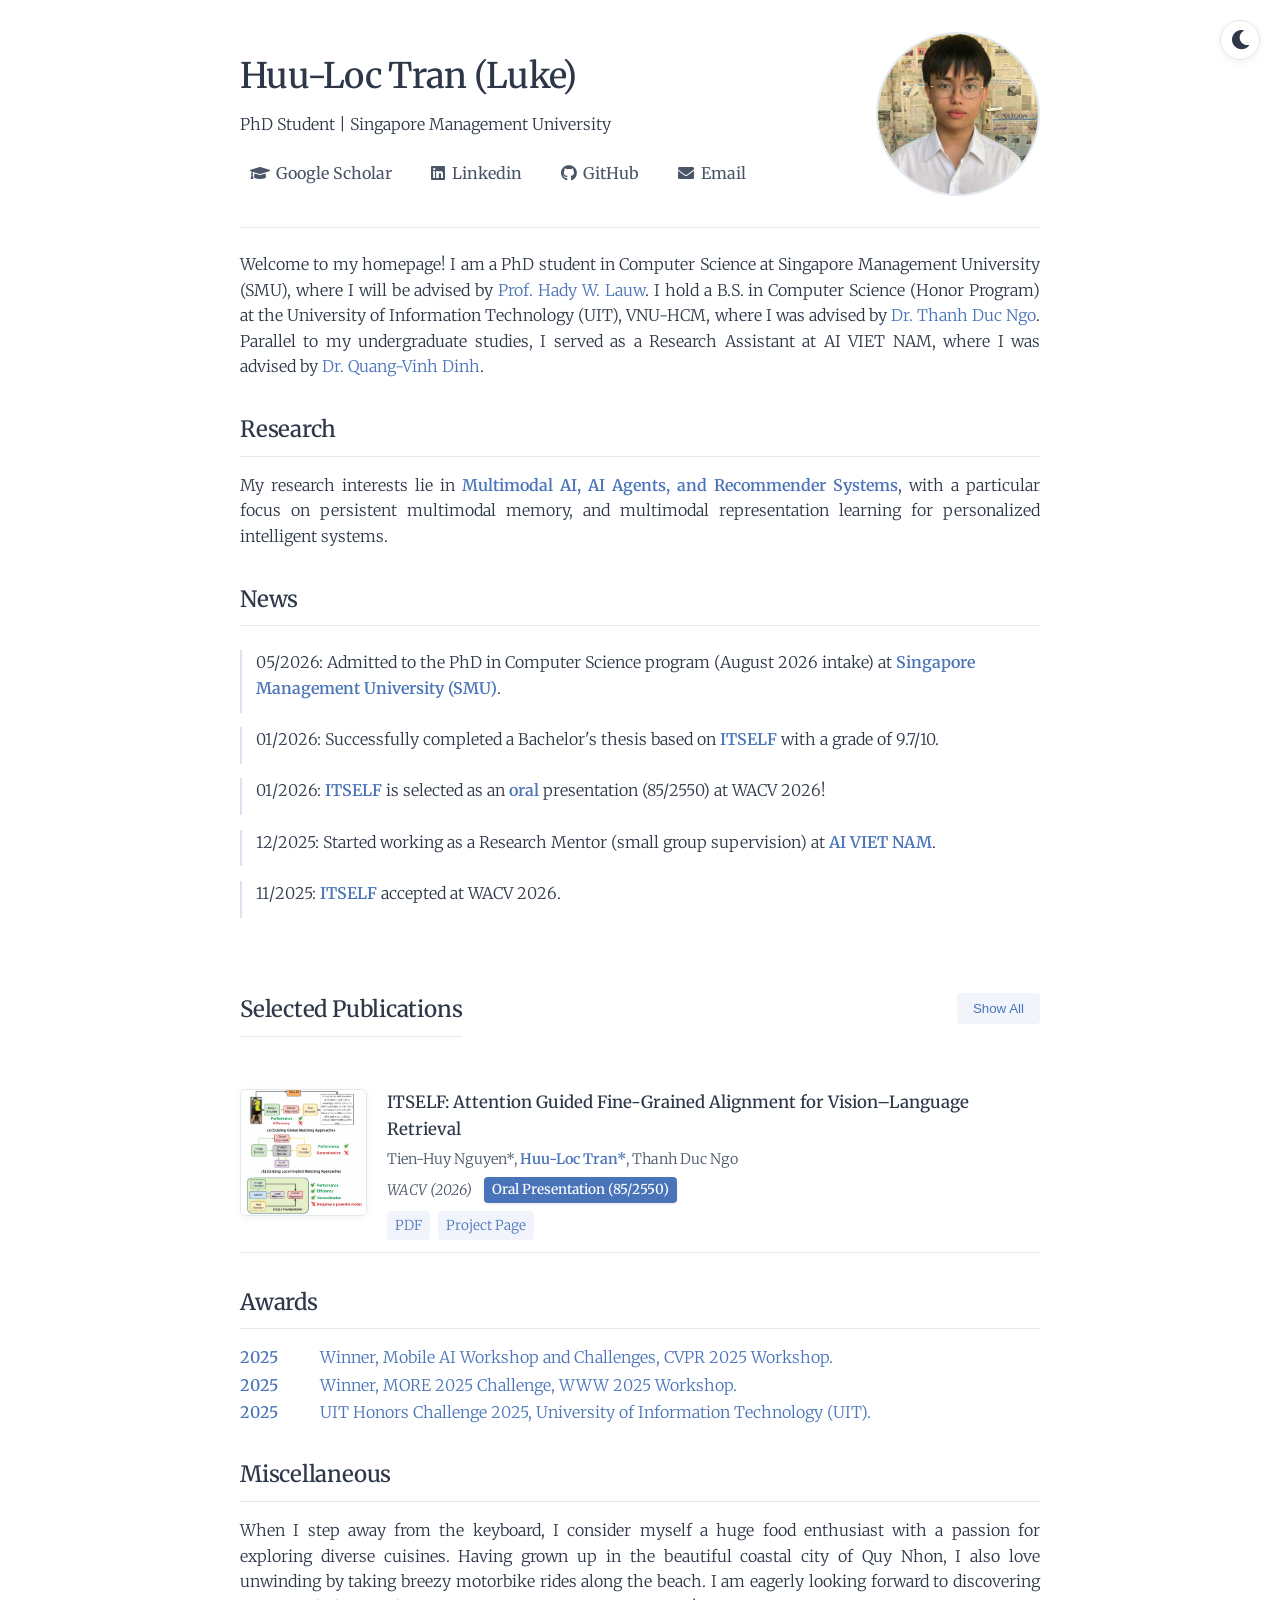
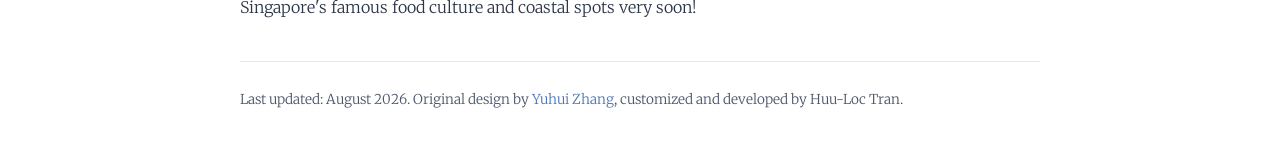
<file: index.html>
<!DOCTYPE html>
<html lang="en">
<head>
    <meta charset="UTF-8">
    <meta name="viewport" content="width=device-width, initial-scale=1.0">
    <meta name="description" content="Huu-Loc Tran is a PhD student at Preferred.AI, Singapore Management University">
    <meta name="keywords" content="Huu-Loc Tran, PhD Student, Preferred.AI, Singapore Management University">
    <meta property="og:title" content="Huu-Loc Tran - PhD Student in CS | SMU">
    <meta property="og:description" content="Research in Multimodal AI, AI Agents, and Recommender Systems.">
    <meta property="og:type" content="website">
    <meta property="og:url" content="https://trhuuloc.github.io/">
    <meta property="og:image" content="images/avatar.png">
    <meta name="twitter:card" content="summary_large_image">
    <title>Huu-Loc Tran</title>
    <link rel="stylesheet" href="https://fonts.googleapis.com/css2?family=Merriweather:wght@300;400;500;600&display=swap">
    <link rel="stylesheet" href="https://cdnjs.cloudflare.com/ajax/libs/font-awesome/5.15.3/css/all.min.css">
    <link rel="stylesheet" href="styles.css">
</head>
<body id="top">
    <header>
        <button id="theme-toggle" class="theme-toggle" aria-label="Dark/Light mode">
            <i class="fas fa-moon"></i>
        </button>

        <div class="header-content">
            <h1>Huu-Loc Tran (Luke)</h1>
            <p>PhD Student | Singapore Management University</p>
            <div class="social-links-header">
                <a href="https://scholar.google.com/citations?user=1xlRrhMAAAAJ&hl=en"><i class="fas fa-graduation-cap"></i>Google Scholar</a>
                <a href="https://www.linkedin.com/in/huuloctran310504/"><i class="fab fa-linkedin"></i>Linkedin</a>
                <a href="https://github.com/trhuuloc"><i class="fab fa-github"></i>GitHub</a>
                <a href="mailto:tranhuuloc.2026@phdcs.smu.edu.sg"><i class="fas fa-envelope"></i>Email</a>
            </div>
        </div>
        <div class="header-image">
            <img src="images/avatar.png" alt="Profile Photo">
        </div>
    </header>

    <main>
        <section id="about">
            <p>Welcome to my homepage! I am a PhD student in Computer Science at Singapore Management University (SMU), where I will be advised by <a href="https://www.hadylauw.com/">Prof. Hady W. Lauw</a>. 
            I hold a B.S. in Computer Science (Honor Program) at the University of Information Technology (UIT), VNU-HCM, where I was advised by <a href="https://scholar.google.com/citations?user=I8bNZakAAAAJ&hl=en" target="_blank">Dr. Thanh Duc Ngo</a>.
            Parallel to my undergraduate studies, I served as a Research Assistant at AI VIET NAM, where I was advised by <a href="https://dblp.org/pid/142/0382.html" target="_blank">Dr. Quang-Vinh Dinh</a>.</p>
        </section>

        <section id="research">
            <h2>Research</h2>
            <p>My research interests lie in <strong>Multimodal AI, AI Agents, and Recommender Systems</strong>, with a particular focus on persistent multimodal memory, and multimodal representation learning for personalized intelligent systems.</p>
        </section>

        <section id="news">
            <h2>News</h2>
            <div class="news-container">
                <ul class="news-list">
                    <li>05/2026: Admitted to the PhD in Computer Science program (August 2026 intake) at 
                    <a href="https://computing.smu.edu.sg/" target="_blank"><strong>Singapore Management University (SMU)</strong></a>.
</li>
                    <li>01/2026: Successfully completed a Bachelor's thesis based on <a href="https://trhuuloc.github.io/itself/" target="_blank"><strong>ITSELF</strong></a> with a grade of 9.7/10.</li>
                    <li>01/2026: 
            <a href="https://trhuuloc.github.io/itself/" target="_blank"><strong>ITSELF</strong></a>
            is selected as an <strong>oral</strong> presentation (85/2550) at WACV 2026!</li>
                    <li>12/2025: Started working as a Research Mentor (small group supervision) at 
            <a href="https://aivietnam.edu.vn" target="_blank"><strong>AI VIET NAM</strong></a>.</li>
                    <li>11/2025: 
            <a href="https://trhuuloc.github.io/itself/" target="_blank"><strong>ITSELF</strong></a>
            accepted at 
            WACV 2026.</li>
                </ul>
            </div>
        </section>

        <section id="publications">
            <div class="publications-header">
                <h2 id="toggle-header">Selected Publications</h2>
                <button id="toggle-publications" class="toggle-publications">Show All</button>
            </div>
            <div id="publications-container">
                <!-- Publications will be dynamically loaded here -->
            </div>
        </section>

        <section id="awards">
            <h2>Awards</h2>
            <div class="award-item">
                <span class="award-year">2025</span>
                <div class="award-desc"><a href="https://drive.google.com/file/d/19hTdWNAH4dVKUDY9wJYpgDqfza1dKWHK/view" target="_blank">Winner, Mobile AI Workshop and Challenges, CVPR 2025 Workshop.</a></div>
            </div>
            <div class="award-item">
                <span class="award-year">2025</span>
                <div class="award-desc">
                    <a href="https://drive.google.com/file/d/1sqyE0CYbR0Nd1kVwwsLZq1gSE_M-_HAL/view?usp=sharing" target="_blank">Winner, MORE 2025 Challenge, WWW 2025 Workshop.</a>
                </div>
            </div>
            <div class="award-item">
                <span class="award-year">2025</span>
                <div class="award-desc">
                    <a href="https://oep.uit.edu.vn/vi/hb-ket-qua-du-kien-cua-gt-sinh-vien-tai-nang-cham-toi-dinh-cao-dot-01-nam-2025" target="_blank">UIT Honors Challenge 2025, University of Information Technology (UIT).</a>
                </div>
            </div>
        </section>

        <!-- <section id="services">
            <h2>Services</h2>
            <div class="service-category">
                <div class="service-title">Reviewer</div>
                <p>[Conference 1 YYYY], [Conference 2 YYYY], [Conference 3 YYYY], [Conference 4 YYYY], [Journal 1 YYYY], [Journal 2 YYYY]</p>
            </div>

            <div class="service-category">
                <div class="service-title">Teaching Assistant</div>
                <p><a href="#">[Course Code 1]</a>, <a href="#">[Course Code 2]</a></p>
            </div>

            <div class="service-category">
                <div class="service-title">Volunteer</div>
                <p>[Role 1], [Role 2], [Role 3]</p>
            </div>
        </section> -->

        <section id="miscellaneous">
            <h2>Miscellaneous</h2>
            <div class="misc-item">
                <p>When I step away from the keyboard, I consider myself a huge food enthusiast with a passion for exploring diverse cuisines. Having grown up in the beautiful coastal city of Quy Nhon, I also love unwinding by taking breezy motorbike rides along the beach. I am eagerly looking forward to discovering Singapore's famous food culture and coastal spots very soon!</p>
            </div>
        </section>
    </main>

    <footer>
        <p>Last updated: August 2026. Original design by <a href="https://cs.stanford.edu/~yuhuiz/">Yuhui Zhang</a>, customized and developed by Huu-Loc Tran.</p>
    </footer>

    <div id="imageModal" class="modal">
        <span class="modal-close" onclick="closeModal()">&times;</span>
        <img class="modal-content" id="modalImage">
    </div>
    <script src="scripts.js"></script>
</body>
</html>
</file>
<file: styles.css>
:root {
  --bg-color: #fff;
  --text-color: #2d3748;
  --text-secondary: #4a5568;
  --accent-color: #4a74b9;
  --accent-hover: #3a5c9e;
  --border-color: #e2e8f0;
  --shadow-color: rgba(0,0,0,0.05);
  --animation-offset: 3px;
  --transition-time: 0.3s;
}

[data-theme="dark"] {
  --bg-color: #1a202c;
  --text-color: #f7fafc;
  --text-secondary: #a0aec0;
  --accent-color: #63b3ed;
  --accent-hover: #90cdf4;
  --border-color: #2d3748;
  --shadow-color: rgba(0, 0, 0, 0.3);
}

.theme-toggle {
    position: absolute;
    top: 20px;
    right: 20px;
    background: var(--bg-color);
    border: 1px solid var(--border-color);
    color: var(--text-color);
    font-size: 1.2rem;
    cursor: pointer;
    transition: all var(--transition-time);
    display: flex;
    align-items: center;
    justify-content: center;
    width: 40px; 
    height: 40px;
    border-radius: 50%;
    box-shadow: 0 2px 10px var(--shadow-color); 
}


.theme-toggle:hover {
    color: var(--accent-color);
    border-color: var(--accent-color);
    transform: translateY(calc(var(--animation-offset) * -1));
}


body {
  font-family: 'Merriweather', Georgia, 'Times New Roman', serif;
  line-height: 1.6;
  max-width: 800px;
  margin: 0 auto;
  padding: 1.5rem;
  color: var(--text-color);
  background-color: var(--bg-color);
  font-weight: 300;
}

header {
  margin-bottom: 1.5rem;
  border-bottom: 1px solid var(--border-color);
  padding-bottom: 1rem;
  display: flex;
  align-items: center;
  justify-content: space-between;
}

.header-content {
  flex: 1;
}

.header-image img {
  width: 160px;
  height: 160px;
  object-fit: cover;
  border-radius: 50%;
  border: 2px solid var(--border-color);
  transition: transform var(--transition-time) ease, box-shadow var(--transition-time) ease;
}

.header-image img:hover {
  transform: scale(1.02);
  box-shadow: 0 5px 15px var(--shadow-color);
}

h1 {
  font-size: 2.2rem;
  font-weight: 500;
  margin-bottom: 0.25rem;
  letter-spacing: -0.02em;
}

h2 {
  font-size: 1.4rem;
  font-weight: 500;
  margin: 1.75rem 0 1rem;
  padding-bottom: 0.5rem;
  border-bottom: 1px solid var(--border-color);
  letter-spacing: -0.01em;
}

/* Navigation */
nav {
  margin-top: 1.5rem;
}

nav ul {
  list-style: none;
  padding: 0;
  display: flex;
  flex-wrap: wrap;
  gap: 1.25rem;
}

nav a, .social-links-header a {
  text-decoration: none;
  color: var(--text-secondary);
  transition: all var(--transition-time) ease;
  font-weight: 400;
  padding: 0.3rem 0.6rem;
  border-radius: 4px;
}

nav a:hover, .social-links-header a:hover {
  color: var(--accent-color);
  background-color: rgba(74, 116, 185, 0.08);
  transform: translateX(var(--animation-offset));
}

.social-links-header {
  display: flex;
  gap: 1.25rem;
  margin: 1.2rem 0;
}

.social-links-header a i {
  margin-right: 0.4rem;
}

/* Unified animation for elements (not sections) */
.publication-item, .award-item, .service-category, .misc-item, .news-list li {
  transition: transform var(--transition-time) ease;
}

.publication-item:hover, .award-item:hover, 
.service-category:hover, .misc-item:hover, .news-list li:hover {
  transform: translateX(var(--animation-offset));
}

/* Section animation */
@keyframes fadeIn {
  from {
    opacity: 0;
    transform: translateX(var(--animation-offset));
  }
  to {
    opacity: 1;
    transform: translateX(0);
  }
}

section {
  margin-bottom: 2rem;
  scroll-margin-top: 1rem;
  animation: fadeIn 0.8s ease-out;
  width: 100%;
}

/* Publication styles */
.publications-header {
  display: flex;
  justify-content: space-between;
  align-items: center;
  margin-bottom: 1.5rem;
}

.toggle-publications {
  background-color: rgba(74, 116, 185, 0.08);
  color: var(--accent-color);
  border: none;
  padding: 0.5rem 1rem;
  border-radius: 4px;
  cursor: pointer;
  font-weight: 500;
  transition: all var(--transition-time) ease;
}

.toggle-publications:hover {
  background-color: var(--accent-color);
  color: white;
}

.publication-item {
  margin-bottom: 1.5rem;
  padding: 0.75rem 0;
  border-bottom: 1px solid var(--border-color);
  display: flex;
  gap: 1.25rem;
}

.pub-thumbnail {
  width: 125px;
  height: 125px;
  flex-shrink: 0;
  border: 1px solid var(--border-color);
  overflow: hidden;
  cursor: pointer;
  position: relative;
  border-radius: 6px;
  box-shadow: 0 2px 8px var(--shadow-color);
}

.pub-thumbnail img {
  width: 100%;
  height: 100%;
  object-fit: cover;
  transition: transform var(--transition-time) ease;
}

.pub-thumbnail:hover img {
  transform: scale(1.08);
}

.pub-content {
  flex: 1;
}

.pub-title {
  font-weight: 500;
  margin-bottom: 0.4rem;
  font-size: 1.05rem;
}

.pub-authors {
  font-size: 0.9rem;
  margin-bottom: 0.4rem;
  color: var(--text-secondary);
  line-height: 1.5;
}

.highlight-name {
  font-weight: 600;
  color: var(--accent-color);
}

.pub-venue-container {
  display: flex;
  flex-wrap: wrap;
  align-items: center;
  gap: 0.75rem;
  margin-bottom: 0.5rem;
}

.pub-venue {
  font-size: 0.9rem;
  font-style: italic;
  color: var(--text-secondary);
}

.pub-award {
  font-size: 0.85rem;
  font-weight: 500;
  color: #fff;
  background-color: var(--accent-color);
  padding: 0.15rem 0.5rem;
  border-radius: 4px;
  display: inline-block;
  box-shadow: 0 1px 3px rgba(0,0,0,0.1);
  white-space: nowrap;
  animation: pulse 2s infinite;
}

@keyframes pulse {
  0% {
    box-shadow: 0 0 0 0 rgba(74, 116, 185, 0.4);
  }
  70% {
    box-shadow: 0 0 0 6px rgba(74, 116, 185, 0);
  }
  100% {
    box-shadow: 0 0 0 0 rgba(74, 116, 185, 0);
  }
}

.pub-links {
  font-size: 0.85rem;
  display: flex;
  flex-wrap: wrap;
  gap: 0.5rem;
}

.pub-links a {
  color: var(--accent-color);
  transition: all var(--transition-time) ease;
  padding: 0.2rem 0.5rem;
  border-radius: 4px;
  background-color: rgba(74, 116, 185, 0.08);
}

.pub-links a:hover {
  color: #fff;
  background-color: var(--accent-color);
  transform: translateX(3px);
  box-shadow: 0 2px 5px rgba(74, 116, 185, 0.2);
}

/* Awards section */
.award-item {
  display: flex;
  align-items: baseline;
  margin-bottom: 0.1rem;
}

.award-year {
  font-weight: 500;
  color: var(--accent-color);
  flex: 0 0 80px;
}

.award-desc {
  flex: 1;
}

.award-desc small {
  font-size: 0.85rem;
  color: var(--text-secondary);
  margin-left: 0.5rem;
}

/* News section */
.news-container {
  max-height: 300px;
  overflow-y: auto;
  scrollbar-width: none;
  -ms-overflow-style: none;
}

.news-container::-webkit-scrollbar {
  display: none;
}

.news-list {
  padding-left: 0;
  list-style-type: none;
  margin: 0.5rem 0;
}

.news-list li {
  margin-bottom: 0.9rem;
  padding-left: 0.9rem;
  border-left: 2px solid rgba(74, 116, 185, 0.2);
  padding-bottom: 0.7rem;
}

.news-list li:hover {
  border-left-color: var(--accent-color);
}

/* Services and misc */
.service-title {
  font-weight: 500;
  margin-bottom: 0.35rem;
  color: var(--accent-color);
}

.service-category p, .misc-item p {
  text-align: justify;
  text-justify: inter-word;
  margin: 0.25rem 0 0.75rem;
}

/* Footer */
footer {
  margin-top: 2.5rem;
  padding-top: 1.2rem;
  border-top: 1px solid var(--border-color);
  font-size: 0.85rem;
  color: var(--text-secondary);
  text-align: center;
}

/* Generic styles */
a {
  color: var(--accent-color);
  text-decoration: none;
  transition: color var(--transition-time) ease;
}

a:hover {
  color: var(--accent-hover);
}

em {
  font-style: italic;
  color: var(--text-secondary);
}

ul {
  padding-left: 1.25rem;
}

p {
  margin: 0.5rem 0 0.75rem;
  text-align: justify;
  text-justify: inter-word;
}

strong {
  font-weight: 600;
  color: var(--accent-color);
}

/* Modal styles */
.modal {
  display: none;
  position: fixed;
  z-index: 1000;
  padding-top: 100px;
  left: 0;
  top: 0;
  width: 100%;
  height: 100%;
  overflow: auto;
  background-color: rgba(0,0,0,0.85);
  transition: opacity var(--transition-time);
  opacity: 0;
}

.modal.show {
  opacity: 1;
}

.modal-content {
  margin: auto;
  display: block;
  max-width: 85%;
  max-height: 85%;
  border-radius: 4px;
  box-shadow: 0 10px 25px rgba(0,0,0,0.3);
  animation: zoom var(--transition-time) ease-out;
}

@keyframes zoom {
  from {
    transform: scale(0.8);
    opacity: 0;
  }
  to {
    transform: scale(1);
    opacity: 1;
  }
}

.modal-close {
  position: absolute;
  top: 15px;
  right: 35px;
  color: #f1f1f1;
  font-size: 35px;
  font-weight: normal;
  cursor: pointer;
  transition: color var(--transition-time);
  opacity: 0.8;
}

.modal-close:hover {
  color: #fff;
  opacity: 1;
  transform: scale(1.1);
}

/* Responsive design fixes */
@media (max-width: 768px) {
  /* Make header stack vertically on mobile */
  header {
    flex-direction: column-reverse;
    align-items: center;
    text-align: center;
    gap: 1rem;
  }

  /* Center social links on mobile */
  .social-links-header {
    flex-wrap: wrap;
    justify-content: center;
  }

  /* Disable right-moving hover animations on mobile */
  .publication-item:hover, .award-item:hover, 
  .service-category:hover, .misc-item:hover, .news-list li:hover,
  nav a:hover, .social-links-header a:hover, .pub-links a:hover {
    transform: none !important;
  }
}
</file>
